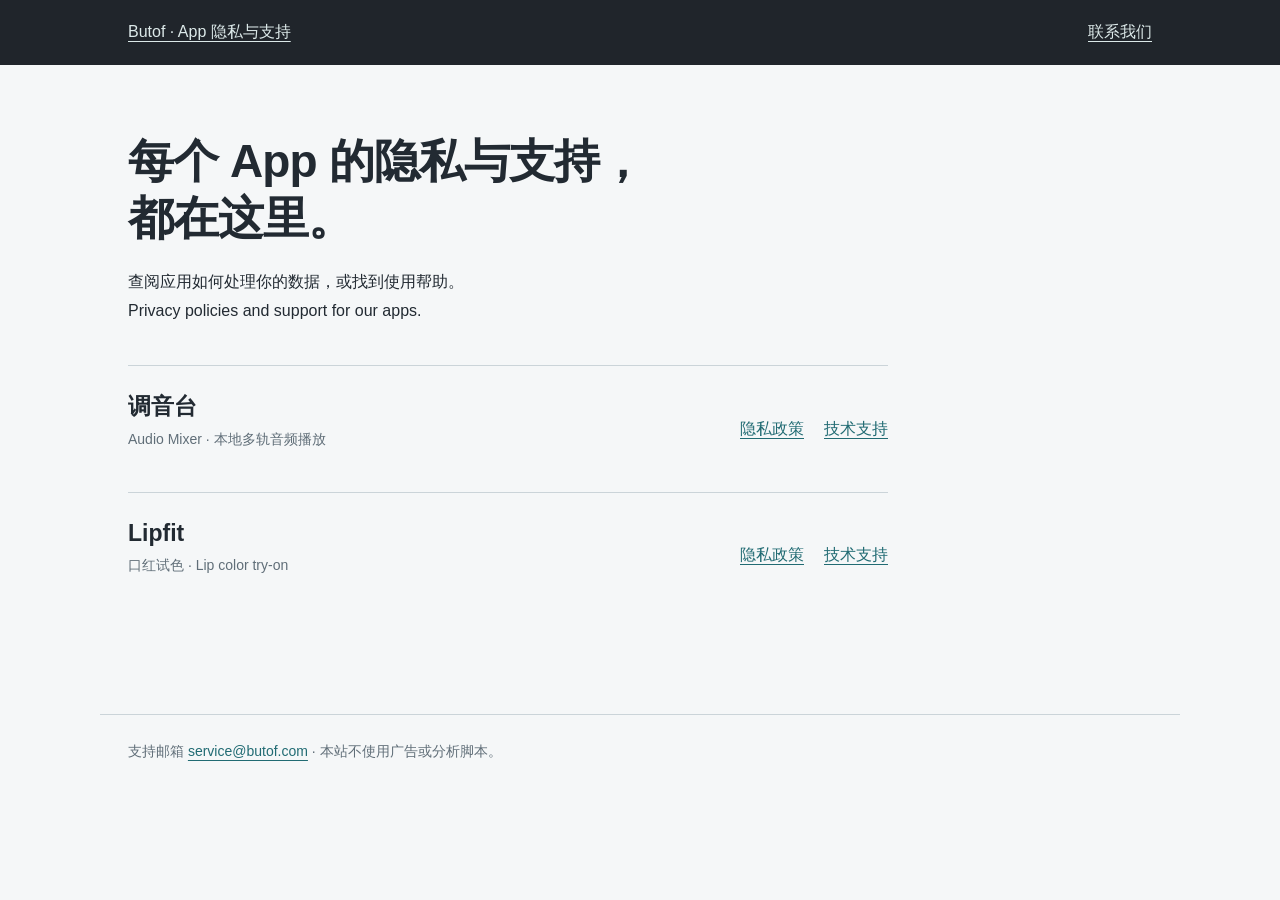
<file: public/index.html>
<!doctype html><html lang="zh-Hans"><head><meta charset="utf-8"><meta name="viewport" content="width=device-width,initial-scale=1"><meta name="description" content="App 隐私与支持 · Butof App 隐私与支持"><title>App 隐私与支持 · Butof</title><link rel="stylesheet" href="assets/site.css"></head><body><div class="top"><nav><a href="index.html">Butof · App 隐私与支持</a><a href="mailto:service@butof.com">联系我们</a></nav></div><main><header><h1>每个 App 的隐私与支持，<br>都在这里。</h1><p>查阅应用如何处理你的数据，或找到使用帮助。<br>Privacy policies and support for our apps.</p></header><ul class="apps"><li><div><h2>调音台</h2><p class="meta">Audio Mixer · 本地多轨音频播放</p></div><div class="links"><a href="audio-mixer/privacy.html">隐私政策</a><a href="audio-mixer/support.html">技术支持</a></div></li><li><div><h2>Lipfit</h2><p class="meta">口红试色 · Lip color try-on</p></div><div class="links"><a href="lipfit/privacy.html">隐私政策</a><a href="lipfit/support.html">技术支持</a></div></li></ul></main><footer>支持邮箱 <a href="mailto:service@butof.com">service@butof.com</a> · 本站不使用广告或分析脚本。</footer></body></html>
</file>
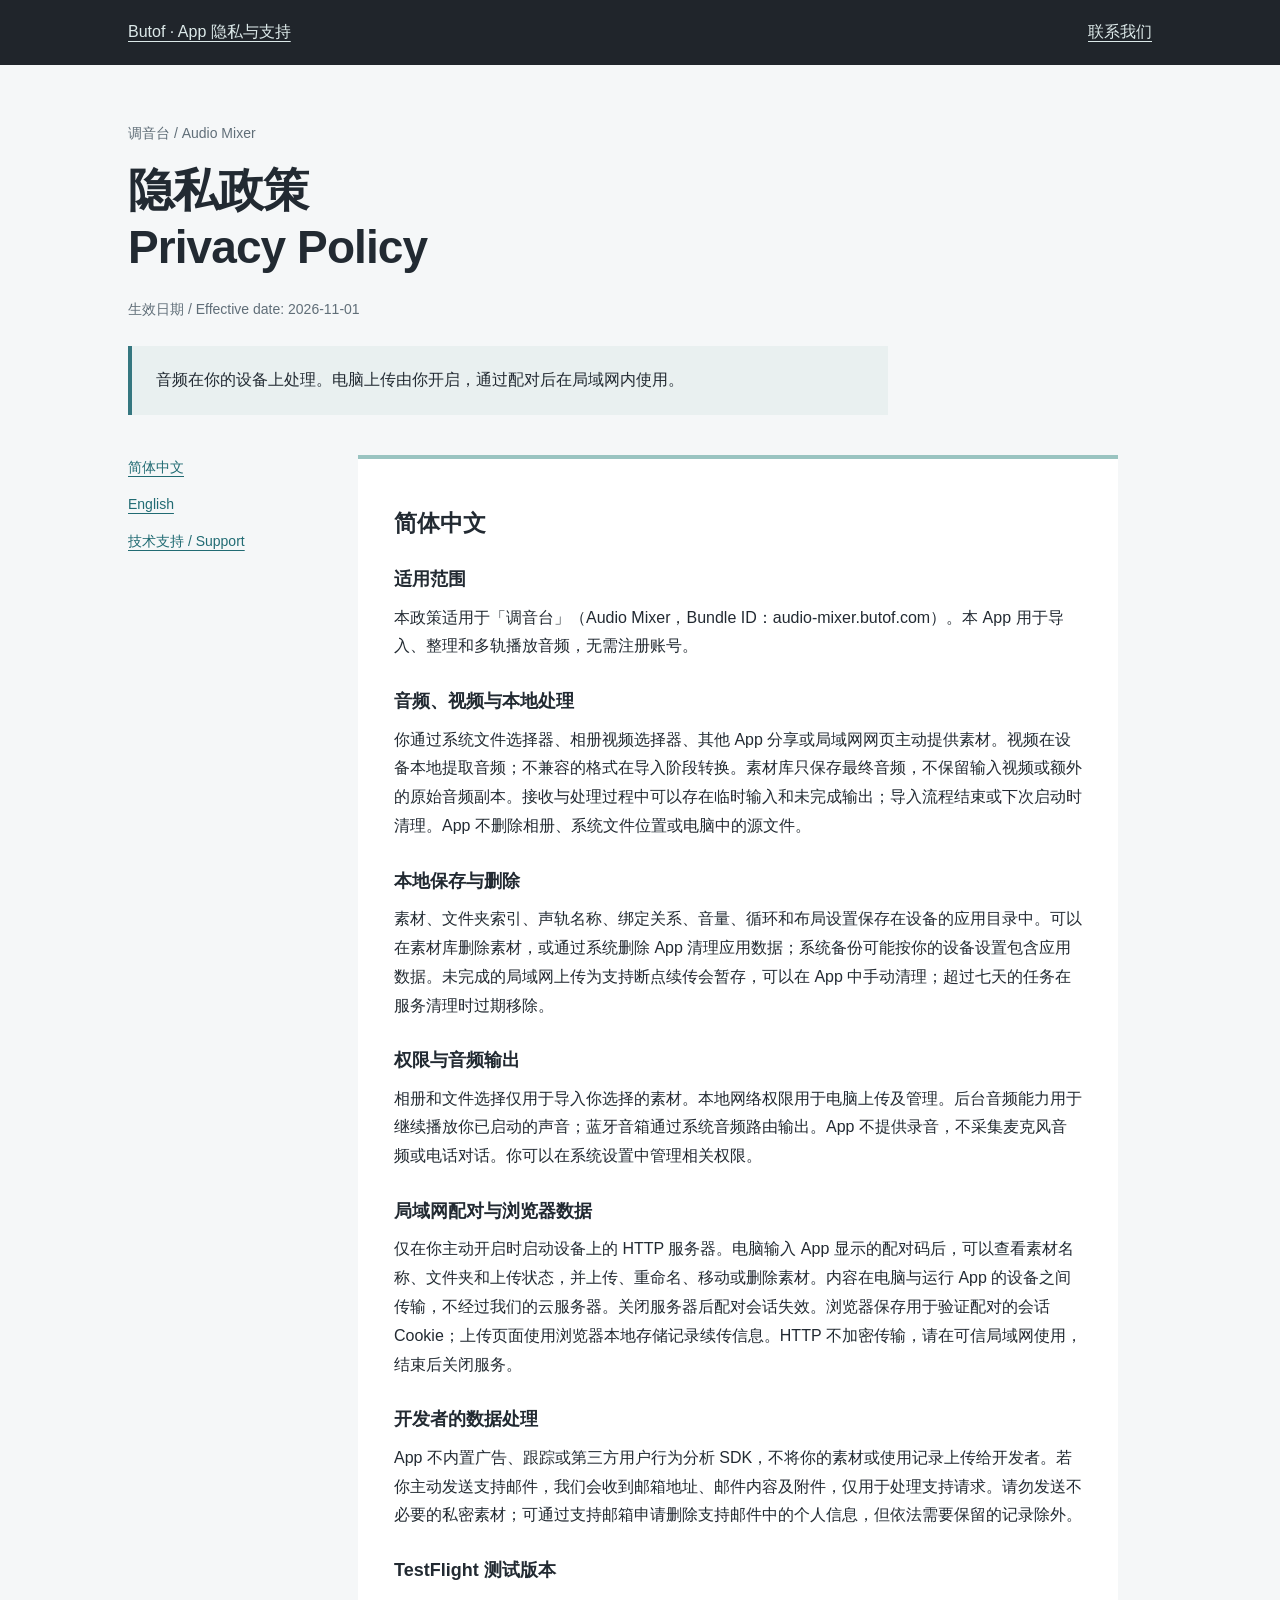
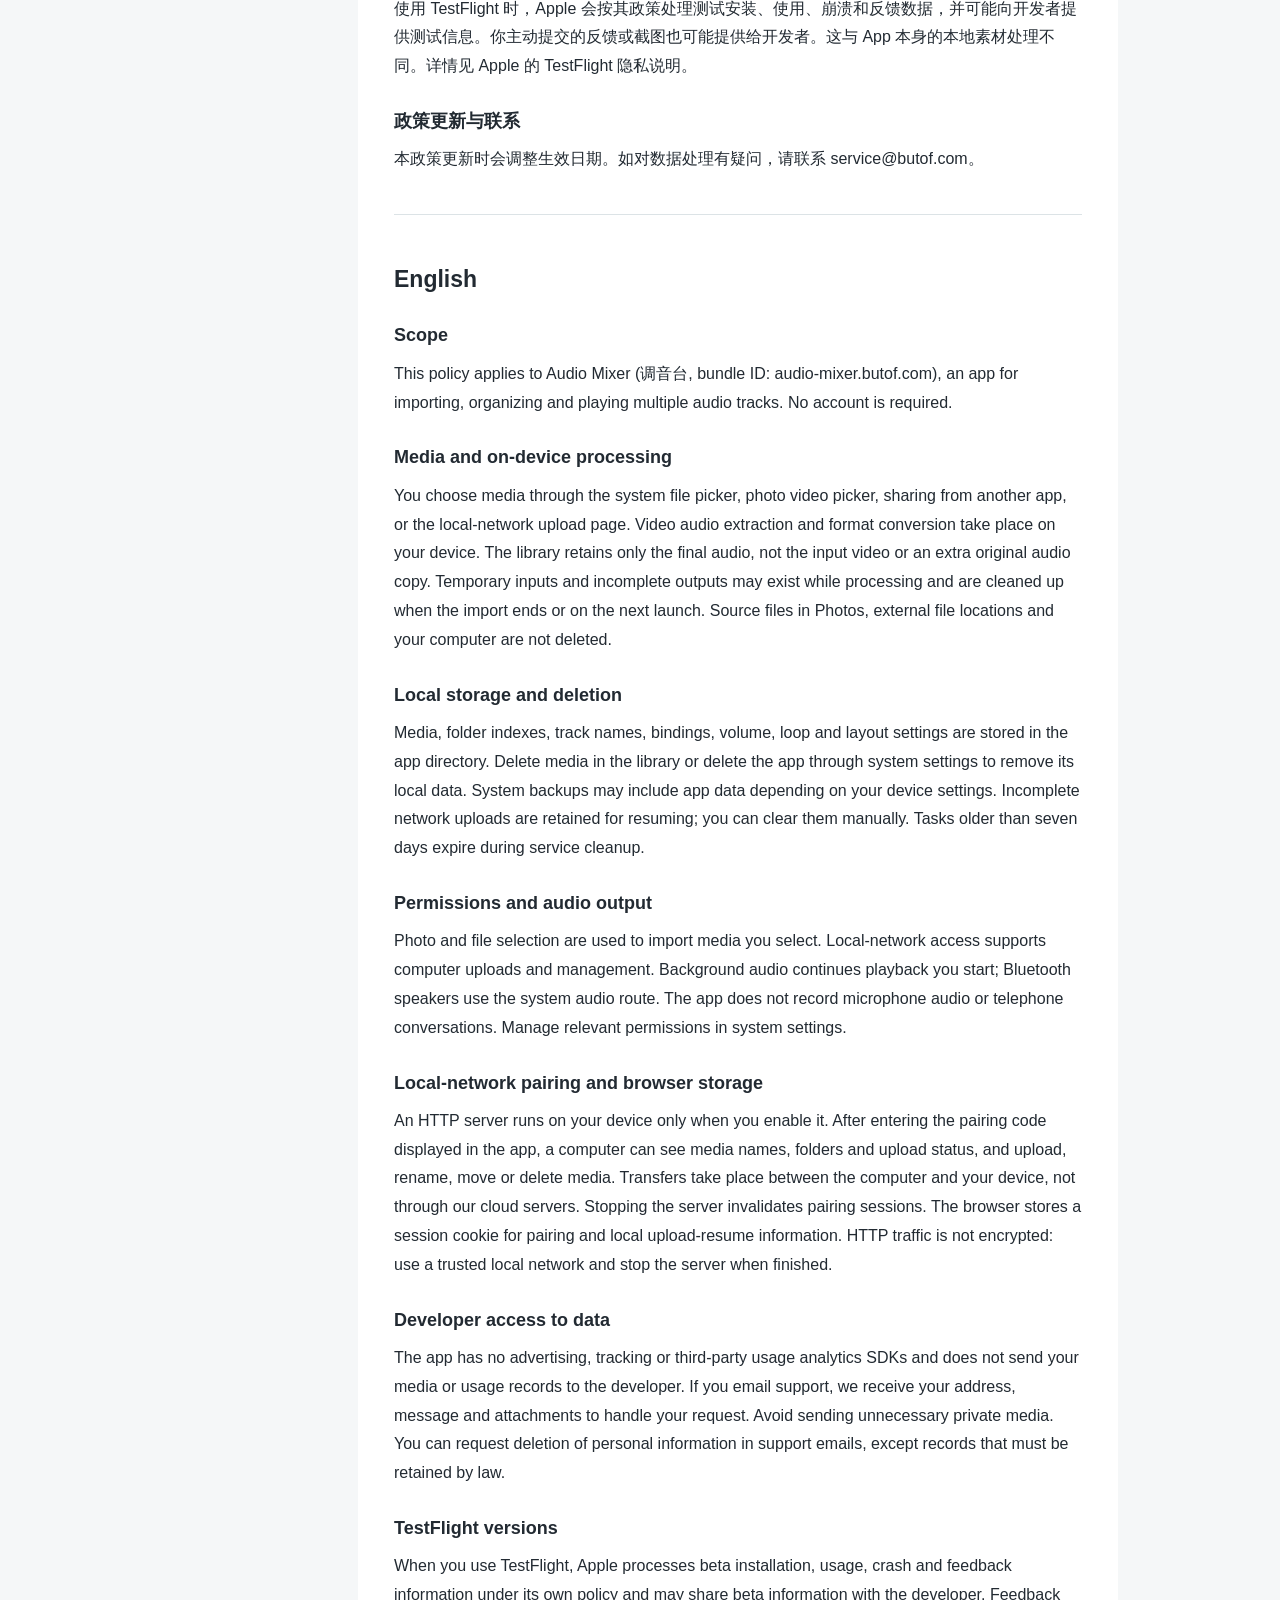
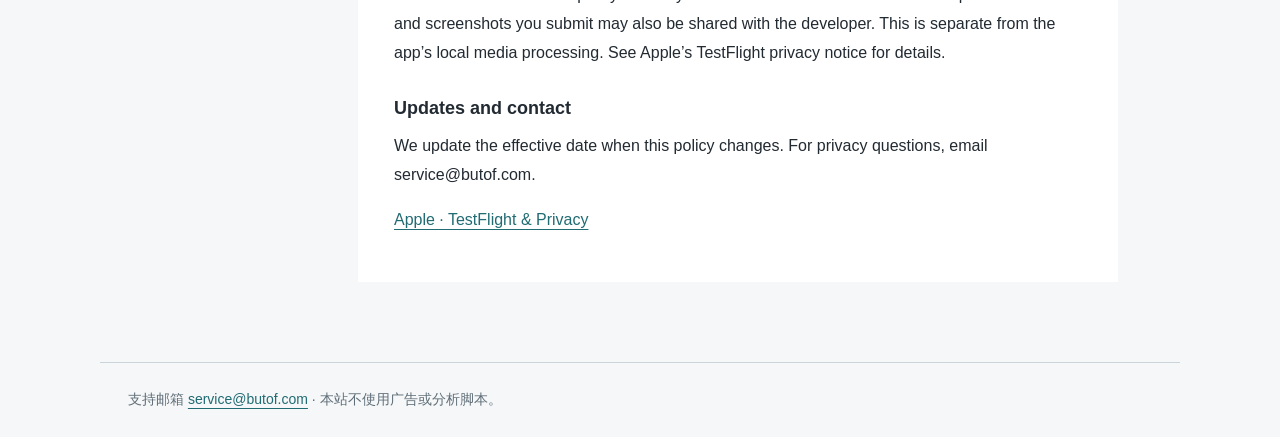
<file: public/audio-mixer/privacy.html>
<!doctype html><html lang="zh-Hans"><head><meta charset="utf-8"><meta name="viewport" content="width=device-width,initial-scale=1"><meta name="description" content="调音台隐私政策 · Butof App 隐私与支持"><title>调音台隐私政策 · Butof</title><link rel="stylesheet" href="../assets/site.css"></head><body><div class="top"><nav><a href="../index.html">Butof · App 隐私与支持</a><a href="mailto:service@butof.com">联系我们</a></nav></div><main><header><p class="meta">调音台 / Audio Mixer</p><h1>隐私政策<br>Privacy Policy</h1><p class="meta">生效日期 / Effective date: 2026-11-01</p><div class="summary">音频在你的设备上处理。电脑上传由你开启，通过配对后在局域网内使用。</div></header><div class="layout"><nav class="side" aria-label="页面导航"><a href="#zh">简体中文</a><a href="#en">English</a><a href="support.html">技术支持 / Support</a></nav><article><section id="zh" lang="zh-Hans"><h2>简体中文</h2><h3>适用范围</h3><p>本政策适用于「调音台」（Audio Mixer，Bundle ID：audio-mixer.butof.com）。本 App 用于导入、整理和多轨播放音频，无需注册账号。</p><h3>音频、视频与本地处理</h3><p>你通过系统文件选择器、相册视频选择器、其他 App 分享或局域网网页主动提供素材。视频在设备本地提取音频；不兼容的格式在导入阶段转换。素材库只保存最终音频，不保留输入视频或额外的原始音频副本。接收与处理过程中可以存在临时输入和未完成输出；导入流程结束或下次启动时清理。App 不删除相册、系统文件位置或电脑中的源文件。</p><h3>本地保存与删除</h3><p>素材、文件夹索引、声轨名称、绑定关系、音量、循环和布局设置保存在设备的应用目录中。可以在素材库删除素材，或通过系统删除 App 清理应用数据；系统备份可能按你的设备设置包含应用数据。未完成的局域网上传为支持断点续传会暂存，可以在 App 中手动清理；超过七天的任务在服务清理时过期移除。</p><h3>权限与音频输出</h3><p>相册和文件选择仅用于导入你选择的素材。本地网络权限用于电脑上传及管理。后台音频能力用于继续播放你已启动的声音；蓝牙音箱通过系统音频路由输出。App 不提供录音，不采集麦克风音频或电话对话。你可以在系统设置中管理相关权限。</p><h3>局域网配对与浏览器数据</h3><p>仅在你主动开启时启动设备上的 HTTP 服务器。电脑输入 App 显示的配对码后，可以查看素材名称、文件夹和上传状态，并上传、重命名、移动或删除素材。内容在电脑与运行 App 的设备之间传输，不经过我们的云服务器。关闭服务器后配对会话失效。浏览器保存用于验证配对的会话 Cookie；上传页面使用浏览器本地存储记录续传信息。HTTP 不加密传输，请在可信局域网使用，结束后关闭服务。</p><h3>开发者的数据处理</h3><p>App 不内置广告、跟踪或第三方用户行为分析 SDK，不将你的素材或使用记录上传给开发者。若你主动发送支持邮件，我们会收到邮箱地址、邮件内容及附件，仅用于处理支持请求。请勿发送不必要的私密素材；可通过支持邮箱申请删除支持邮件中的个人信息，但依法需要保留的记录除外。</p><h3>TestFlight 测试版本</h3><p>使用 TestFlight 时，Apple 会按其政策处理测试安装、使用、崩溃和反馈数据，并可能向开发者提供测试信息。你主动提交的反馈或截图也可能提供给开发者。这与 App 本身的本地素材处理不同。详情见 Apple 的 TestFlight 隐私说明。</p><h3>政策更新与联系</h3><p>本政策更新时会调整生效日期。如对数据处理有疑问，请联系 service@butof.com。</p></section><section id="en" lang="en"><h2>English</h2><h3>Scope</h3><p>This policy applies to Audio Mixer (调音台, bundle ID: audio-mixer.butof.com), an app for importing, organizing and playing multiple audio tracks. No account is required.</p><h3>Media and on-device processing</h3><p>You choose media through the system file picker, photo video picker, sharing from another app, or the local-network upload page. Video audio extraction and format conversion take place on your device. The library retains only the final audio, not the input video or an extra original audio copy. Temporary inputs and incomplete outputs may exist while processing and are cleaned up when the import ends or on the next launch. Source files in Photos, external file locations and your computer are not deleted.</p><h3>Local storage and deletion</h3><p>Media, folder indexes, track names, bindings, volume, loop and layout settings are stored in the app directory. Delete media in the library or delete the app through system settings to remove its local data. System backups may include app data depending on your device settings. Incomplete network uploads are retained for resuming; you can clear them manually. Tasks older than seven days expire during service cleanup.</p><h3>Permissions and audio output</h3><p>Photo and file selection are used to import media you select. Local-network access supports computer uploads and management. Background audio continues playback you start; Bluetooth speakers use the system audio route. The app does not record microphone audio or telephone conversations. Manage relevant permissions in system settings.</p><h3>Local-network pairing and browser storage</h3><p>An HTTP server runs on your device only when you enable it. After entering the pairing code displayed in the app, a computer can see media names, folders and upload status, and upload, rename, move or delete media. Transfers take place between the computer and your device, not through our cloud servers. Stopping the server invalidates pairing sessions. The browser stores a session cookie for pairing and local upload-resume information. HTTP traffic is not encrypted: use a trusted local network and stop the server when finished.</p><h3>Developer access to data</h3><p>The app has no advertising, tracking or third-party usage analytics SDKs and does not send your media or usage records to the developer. If you email support, we receive your address, message and attachments to handle your request. Avoid sending unnecessary private media. You can request deletion of personal information in support emails, except records that must be retained by law.</p><h3>TestFlight versions</h3><p>When you use TestFlight, Apple processes beta installation, usage, crash and feedback information under its own policy and may share beta information with the developer. Feedback and screenshots you submit may also be shared with the developer. This is separate from the app’s local media processing. See Apple’s TestFlight privacy notice for details.</p><h3>Updates and contact</h3><p>We update the effective date when this policy changes. For privacy questions, email service@butof.com.</p></section><p><a href="https://www.apple.com/legal/privacy/data/en/test-flight/">Apple · TestFlight &amp; Privacy</a></p></article></div></main><footer>支持邮箱 <a href="mailto:service@butof.com">service@butof.com</a> · 本站不使用广告或分析脚本。</footer></body></html>
</file>
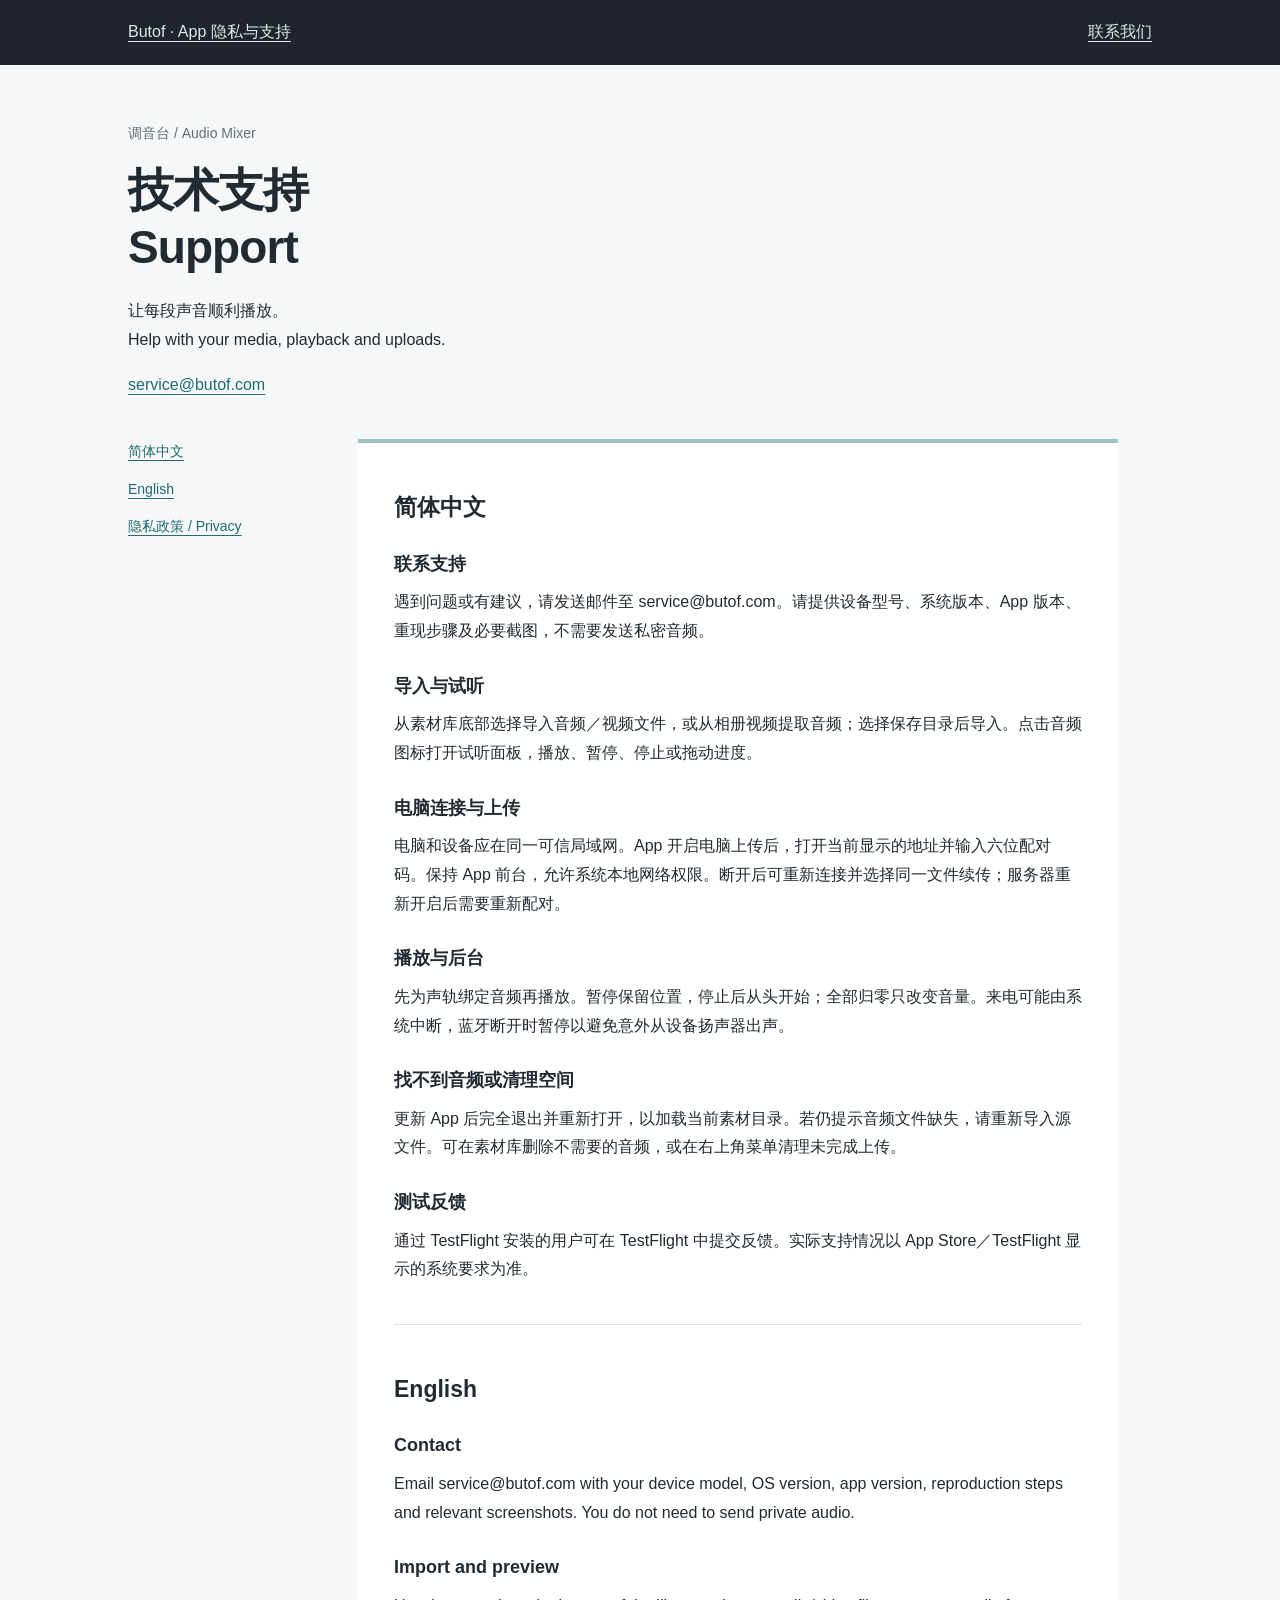
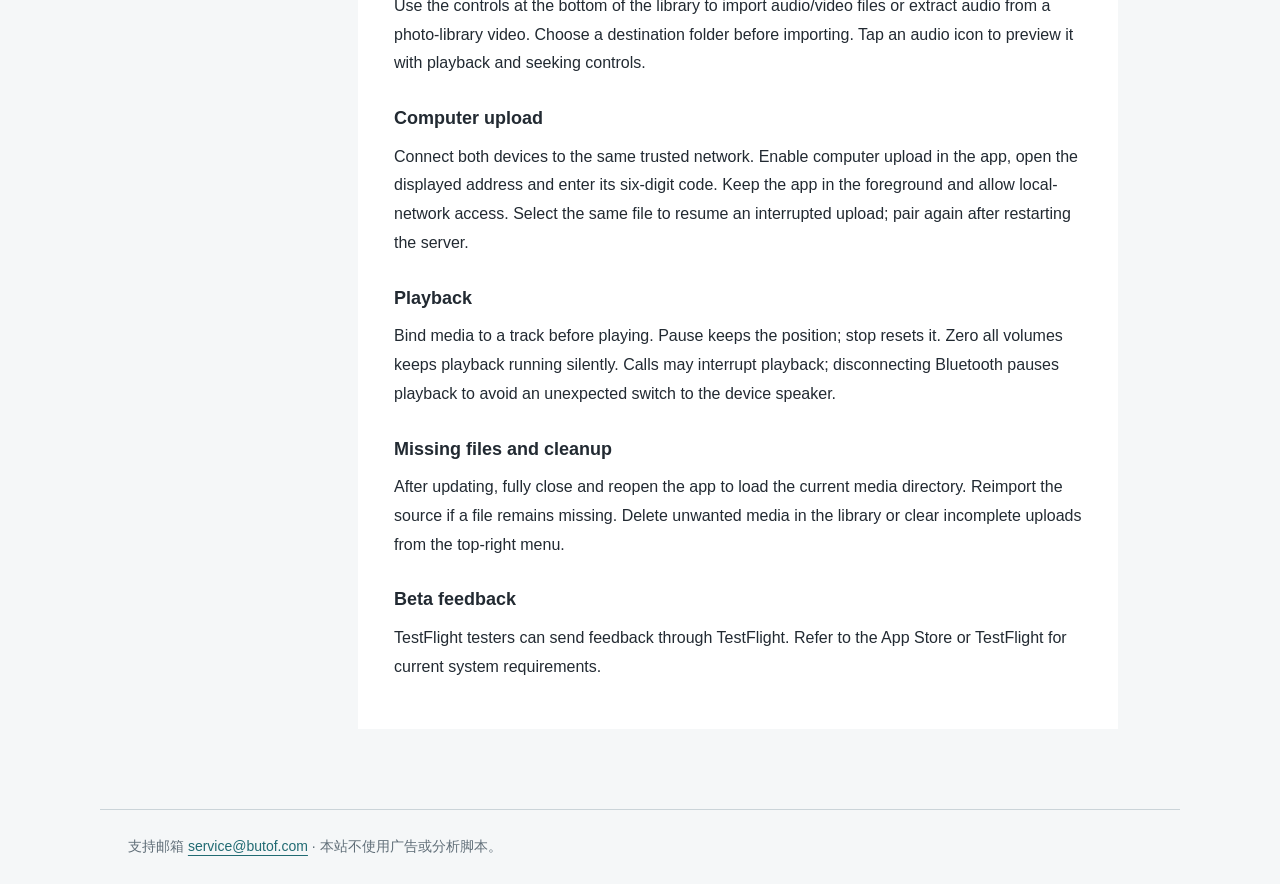
<file: public/audio-mixer/support.html>
<!doctype html><html lang="zh-Hans"><head><meta charset="utf-8"><meta name="viewport" content="width=device-width,initial-scale=1"><meta name="description" content="调音台技术支持 · Butof App 隐私与支持"><title>调音台技术支持 · Butof</title><link rel="stylesheet" href="../assets/site.css"></head><body><div class="top"><nav><a href="../index.html">Butof · App 隐私与支持</a><a href="mailto:service@butof.com">联系我们</a></nav></div><main><header><p class="meta">调音台 / Audio Mixer</p><h1>技术支持<br>Support</h1><p>让每段声音顺利播放。<br>Help with your media, playback and uploads.</p><a href="mailto:service@butof.com">service@butof.com</a></header><div class="layout"><nav class="side" aria-label="页面导航"><a href="#zh">简体中文</a><a href="#en">English</a><a href="privacy.html">隐私政策 / Privacy</a></nav><article><section id="zh" lang="zh-Hans"><h2>简体中文</h2><h3>联系支持</h3><p>遇到问题或有建议，请发送邮件至 service@butof.com。请提供设备型号、系统版本、App 版本、重现步骤及必要截图，不需要发送私密音频。</p><h3>导入与试听</h3><p>从素材库底部选择导入音频／视频文件，或从相册视频提取音频；选择保存目录后导入。点击音频图标打开试听面板，播放、暂停、停止或拖动进度。</p><h3>电脑连接与上传</h3><p>电脑和设备应在同一可信局域网。App 开启电脑上传后，打开当前显示的地址并输入六位配对码。保持 App 前台，允许系统本地网络权限。断开后可重新连接并选择同一文件续传；服务器重新开启后需要重新配对。</p><h3>播放与后台</h3><p>先为声轨绑定音频再播放。暂停保留位置，停止后从头开始；全部归零只改变音量。来电可能由系统中断，蓝牙断开时暂停以避免意外从设备扬声器出声。</p><h3>找不到音频或清理空间</h3><p>更新 App 后完全退出并重新打开，以加载当前素材目录。若仍提示音频文件缺失，请重新导入源文件。可在素材库删除不需要的音频，或在右上角菜单清理未完成上传。</p><h3>测试反馈</h3><p>通过 TestFlight 安装的用户可在 TestFlight 中提交反馈。实际支持情况以 App Store／TestFlight 显示的系统要求为准。</p></section><section id="en" lang="en"><h2>English</h2><h3>Contact</h3><p>Email service@butof.com with your device model, OS version, app version, reproduction steps and relevant screenshots. You do not need to send private audio.</p><h3>Import and preview</h3><p>Use the controls at the bottom of the library to import audio/video files or extract audio from a photo-library video. Choose a destination folder before importing. Tap an audio icon to preview it with playback and seeking controls.</p><h3>Computer upload</h3><p>Connect both devices to the same trusted network. Enable computer upload in the app, open the displayed address and enter its six-digit code. Keep the app in the foreground and allow local-network access. Select the same file to resume an interrupted upload; pair again after restarting the server.</p><h3>Playback</h3><p>Bind media to a track before playing. Pause keeps the position; stop resets it. Zero all volumes keeps playback running silently. Calls may interrupt playback; disconnecting Bluetooth pauses playback to avoid an unexpected switch to the device speaker.</p><h3>Missing files and cleanup</h3><p>After updating, fully close and reopen the app to load the current media directory. Reimport the source if a file remains missing. Delete unwanted media in the library or clear incomplete uploads from the top-right menu.</p><h3>Beta feedback</h3><p>TestFlight testers can send feedback through TestFlight. Refer to the App Store or TestFlight for current system requirements.</p></section></article></div></main><footer>支持邮箱 <a href="mailto:service@butof.com">service@butof.com</a> · 本站不使用广告或分析脚本。</footer></body></html>
</file>
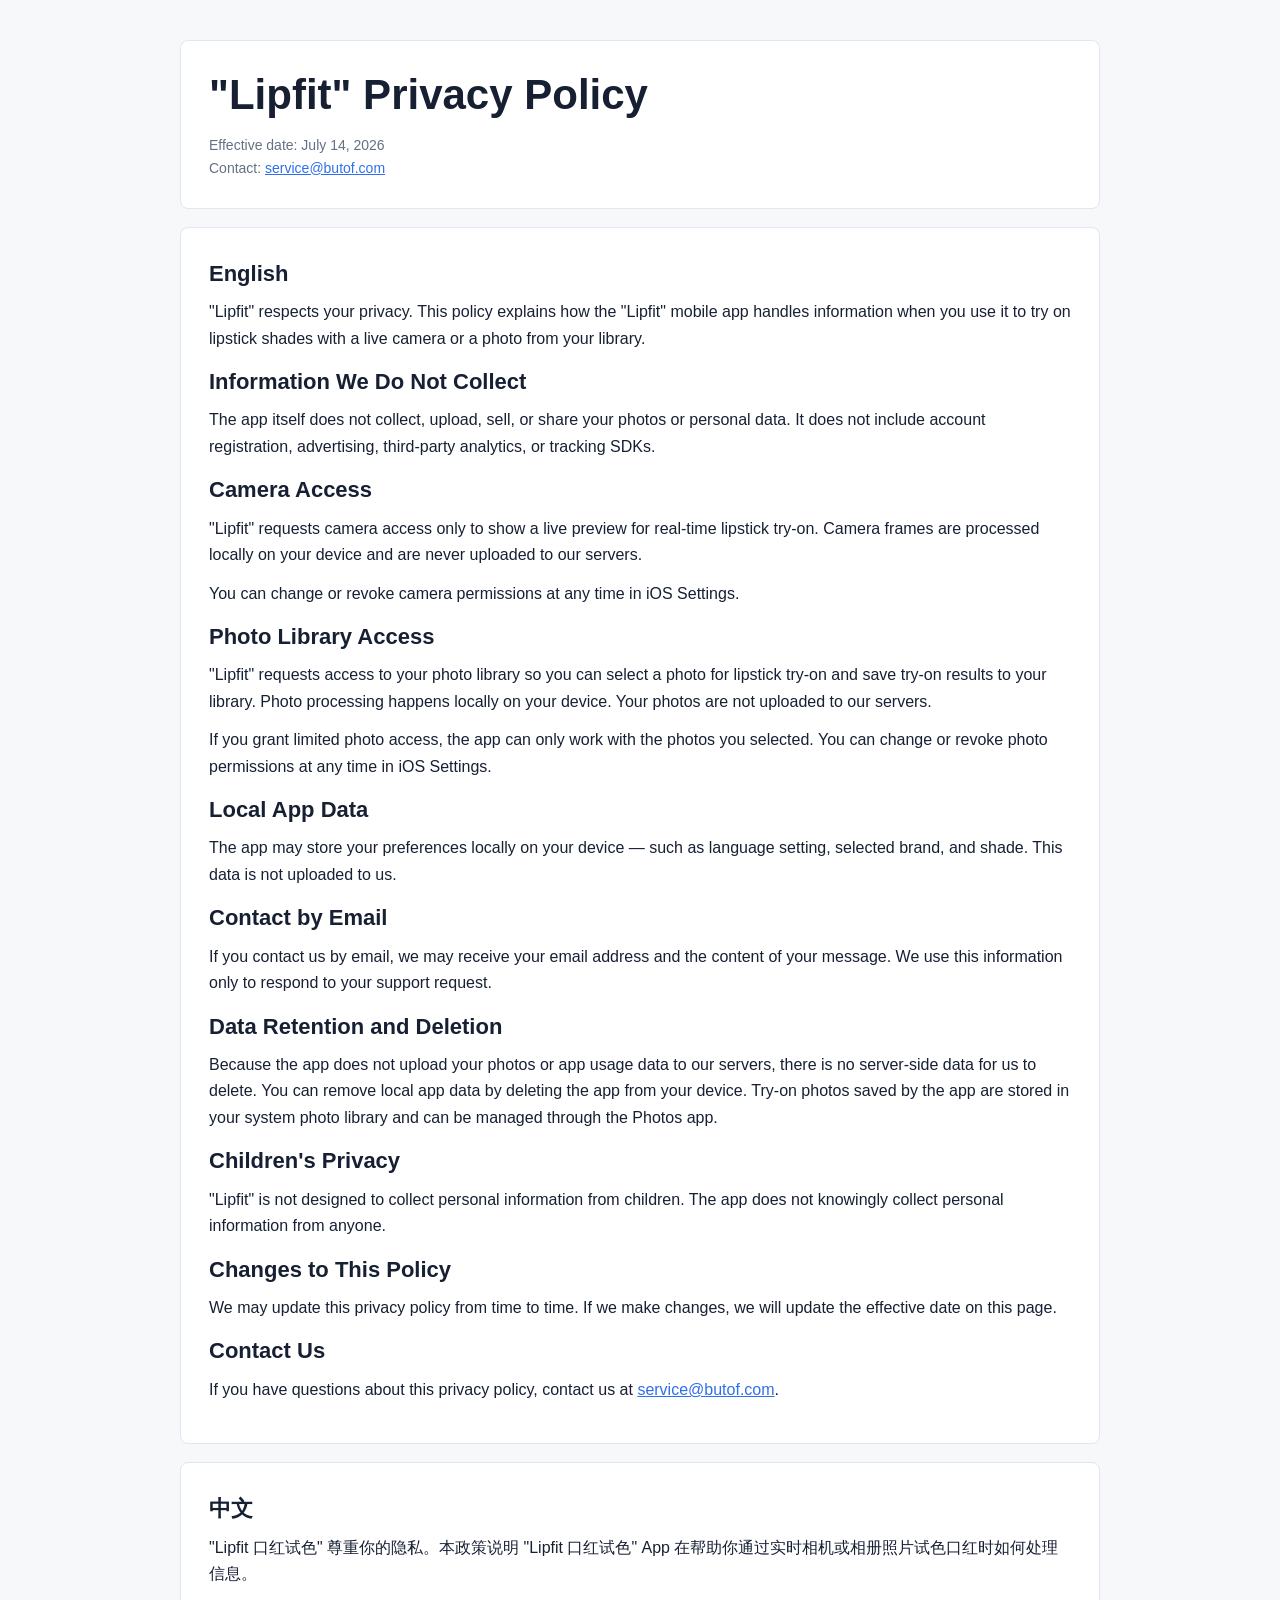
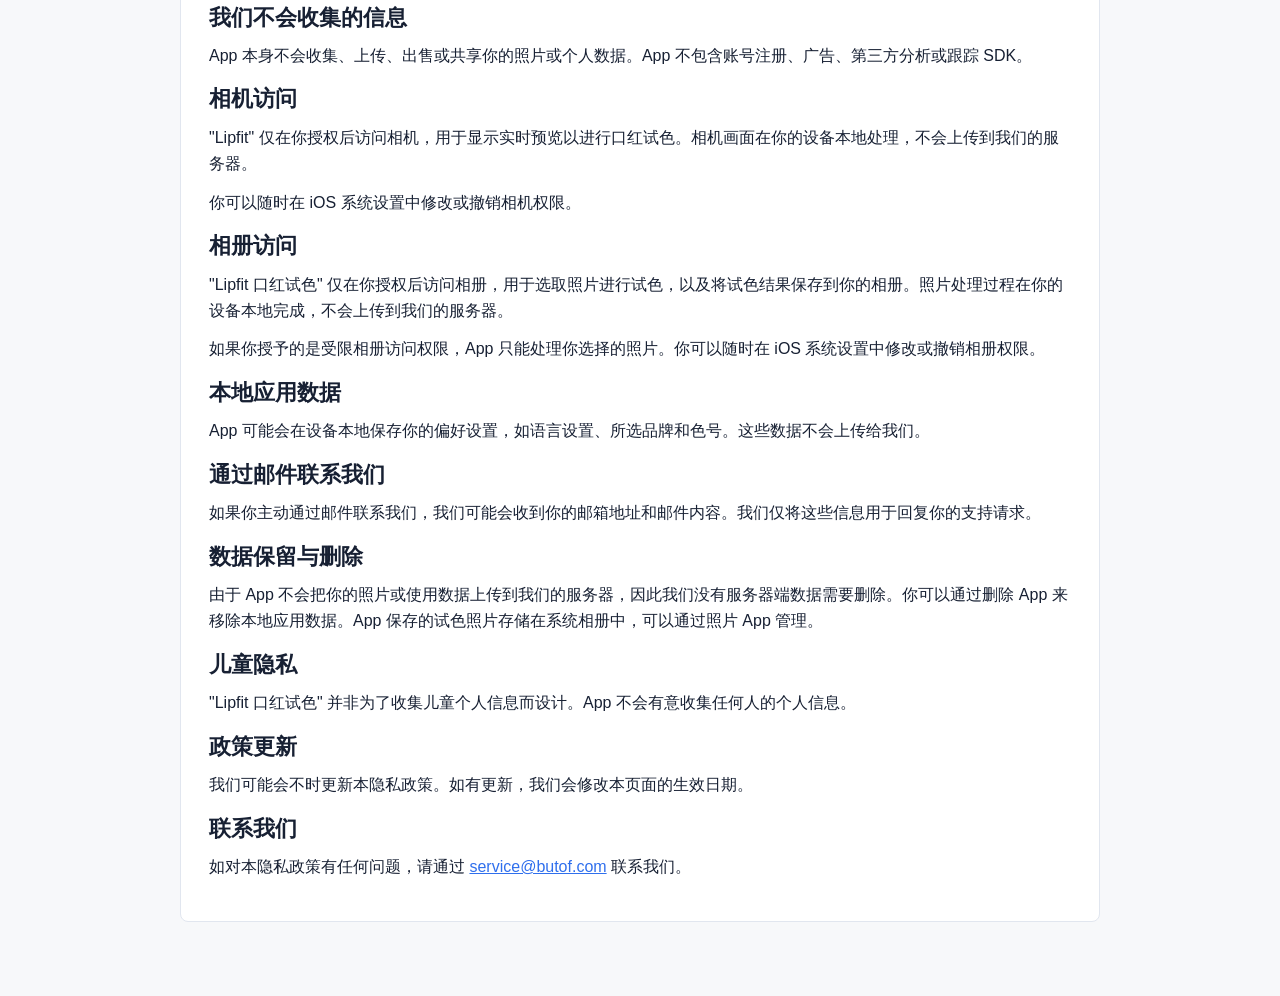
<file: public/lipfit/privacy.html>
<!doctype html>
<html lang="en">
<head>
  <meta charset="utf-8">
  <meta name="viewport" content="width=device-width, initial-scale=1">
  <title>"Lipfit" Privacy Policy</title>
  <style>
    :root {
      color-scheme: light;
      --bg: #f7f8fa;
      --surface: #ffffff;
      --ink: #172033;
      --muted: #647184;
      --line: #e1e6ef;
      --primary: #2f6fed;
    }

    * {
      box-sizing: border-box;
    }

    body {
      margin: 0;
      background: var(--bg);
      color: var(--ink);
      font-family: -apple-system, BlinkMacSystemFont, "Segoe UI", sans-serif;
      line-height: 1.65;
    }

    main {
      width: min(920px, calc(100% - 32px));
      margin: 0 auto;
      padding: 40px 0 56px;
    }

    header,
    section {
      background: var(--surface);
      border: 1px solid var(--line);
      border-radius: 8px;
      padding: 28px;
      margin-bottom: 18px;
    }

    h1,
    h2 {
      margin: 0 0 12px;
      line-height: 1.25;
    }

    h1 {
      font-size: clamp(28px, 5vw, 42px);
    }

    h2 {
      font-size: 22px;
      padding-top: 4px;
    }

    p {
      margin: 0 0 12px;
    }

    ul {
      margin: 0 0 12px 20px;
      padding: 0;
    }

    li {
      margin: 6px 0;
    }

    a {
      color: var(--primary);
    }

    .meta {
      color: var(--muted);
      font-size: 14px;
      margin: 0;
    }

    .divider {
      height: 1px;
      background: var(--line);
      margin: 28px 0;
    }

    @media (max-width: 640px) {
      main {
        width: min(100% - 20px, 920px);
        padding: 20px 0 36px;
      }

      header,
      section {
        padding: 20px;
      }
    }
  </style>
</head>
<body>
  <main>
    <header>
      <h1>"Lipfit" Privacy Policy</h1>
      <p class="meta">Effective date: July 14, 2026</p>
      <p class="meta">Contact: <a href="mailto:service@butof.com">service@butof.com</a></p>
    </header>

    <section aria-labelledby="en-title">
      <h2 id="en-title">English</h2>
      <p>"Lipfit" respects your privacy. This policy explains how the "Lipfit" mobile app handles information when you use it to try on lipstick shades with a live camera or a photo from your library.</p>

      <h2>Information We Do Not Collect</h2>
      <p>The app itself does not collect, upload, sell, or share your photos or personal data. It does not include account registration, advertising, third-party analytics, or tracking SDKs.</p>

      <h2>Camera Access</h2>
      <p>"Lipfit" requests camera access only to show a live preview for real-time lipstick try-on. Camera frames are processed locally on your device and are never uploaded to our servers.</p>
      <p>You can change or revoke camera permissions at any time in iOS Settings.</p>

      <h2>Photo Library Access</h2>
      <p>"Lipfit" requests access to your photo library so you can select a photo for lipstick try-on and save try-on results to your library. Photo processing happens locally on your device. Your photos are not uploaded to our servers.</p>
      <p>If you grant limited photo access, the app can only work with the photos you selected. You can change or revoke photo permissions at any time in iOS Settings.</p>

      <h2>Local App Data</h2>
      <p>The app may store your preferences locally on your device — such as language setting, selected brand, and shade. This data is not uploaded to us.</p>

      <h2>Contact by Email</h2>
      <p>If you contact us by email, we may receive your email address and the content of your message. We use this information only to respond to your support request.</p>

      <h2>Data Retention and Deletion</h2>
      <p>Because the app does not upload your photos or app usage data to our servers, there is no server-side data for us to delete. You can remove local app data by deleting the app from your device. Try-on photos saved by the app are stored in your system photo library and can be managed through the Photos app.</p>

      <h2>Children's Privacy</h2>
      <p>"Lipfit" is not designed to collect personal information from children. The app does not knowingly collect personal information from anyone.</p>

      <h2>Changes to This Policy</h2>
      <p>We may update this privacy policy from time to time. If we make changes, we will update the effective date on this page.</p>

      <h2>Contact Us</h2>
      <p>If you have questions about this privacy policy, contact us at <a href="mailto:service@butof.com">service@butof.com</a>.</p>
    </section>

    <section lang="zh-Hans" aria-labelledby="zh-title">
      <h2 id="zh-title">中文</h2>
      <p>"Lipfit 口红试色" 尊重你的隐私。本政策说明 "Lipfit 口红试色" App 在帮助你通过实时相机或相册照片试色口红时如何处理信息。</p>

      <h2>我们不会收集的信息</h2>
      <p>App 本身不会收集、上传、出售或共享你的照片或个人数据。App 不包含账号注册、广告、第三方分析或跟踪 SDK。</p>

      <h2>相机访问</h2>
      <p>"Lipfit" 仅在你授权后访问相机，用于显示实时预览以进行口红试色。相机画面在你的设备本地处理，不会上传到我们的服务器。</p>
      <p>你可以随时在 iOS 系统设置中修改或撤销相机权限。</p>

      <h2>相册访问</h2>
      <p>"Lipfit 口红试色" 仅在你授权后访问相册，用于选取照片进行试色，以及将试色结果保存到你的相册。照片处理过程在你的设备本地完成，不会上传到我们的服务器。</p>
      <p>如果你授予的是受限相册访问权限，App 只能处理你选择的照片。你可以随时在 iOS 系统设置中修改或撤销相册权限。</p>

      <h2>本地应用数据</h2>
      <p>App 可能会在设备本地保存你的偏好设置，如语言设置、所选品牌和色号。这些数据不会上传给我们。</p>

      <h2>通过邮件联系我们</h2>
      <p>如果你主动通过邮件联系我们，我们可能会收到你的邮箱地址和邮件内容。我们仅将这些信息用于回复你的支持请求。</p>

      <h2>数据保留与删除</h2>
      <p>由于 App 不会把你的照片或使用数据上传到我们的服务器，因此我们没有服务器端数据需要删除。你可以通过删除 App 来移除本地应用数据。App 保存的试色照片存储在系统相册中，可以通过照片 App 管理。</p>

      <h2>儿童隐私</h2>
      <p>"Lipfit 口红试色" 并非为了收集儿童个人信息而设计。App 不会有意收集任何人的个人信息。</p>

      <h2>政策更新</h2>
      <p>我们可能会不时更新本隐私政策。如有更新，我们会修改本页面的生效日期。</p>

      <h2>联系我们</h2>
      <p>如对本隐私政策有任何问题，请通过 <a href="mailto:service@butof.com">service@butof.com</a> 联系我们。</p>
    </section>
  </main>
</body>
</html>
</file>
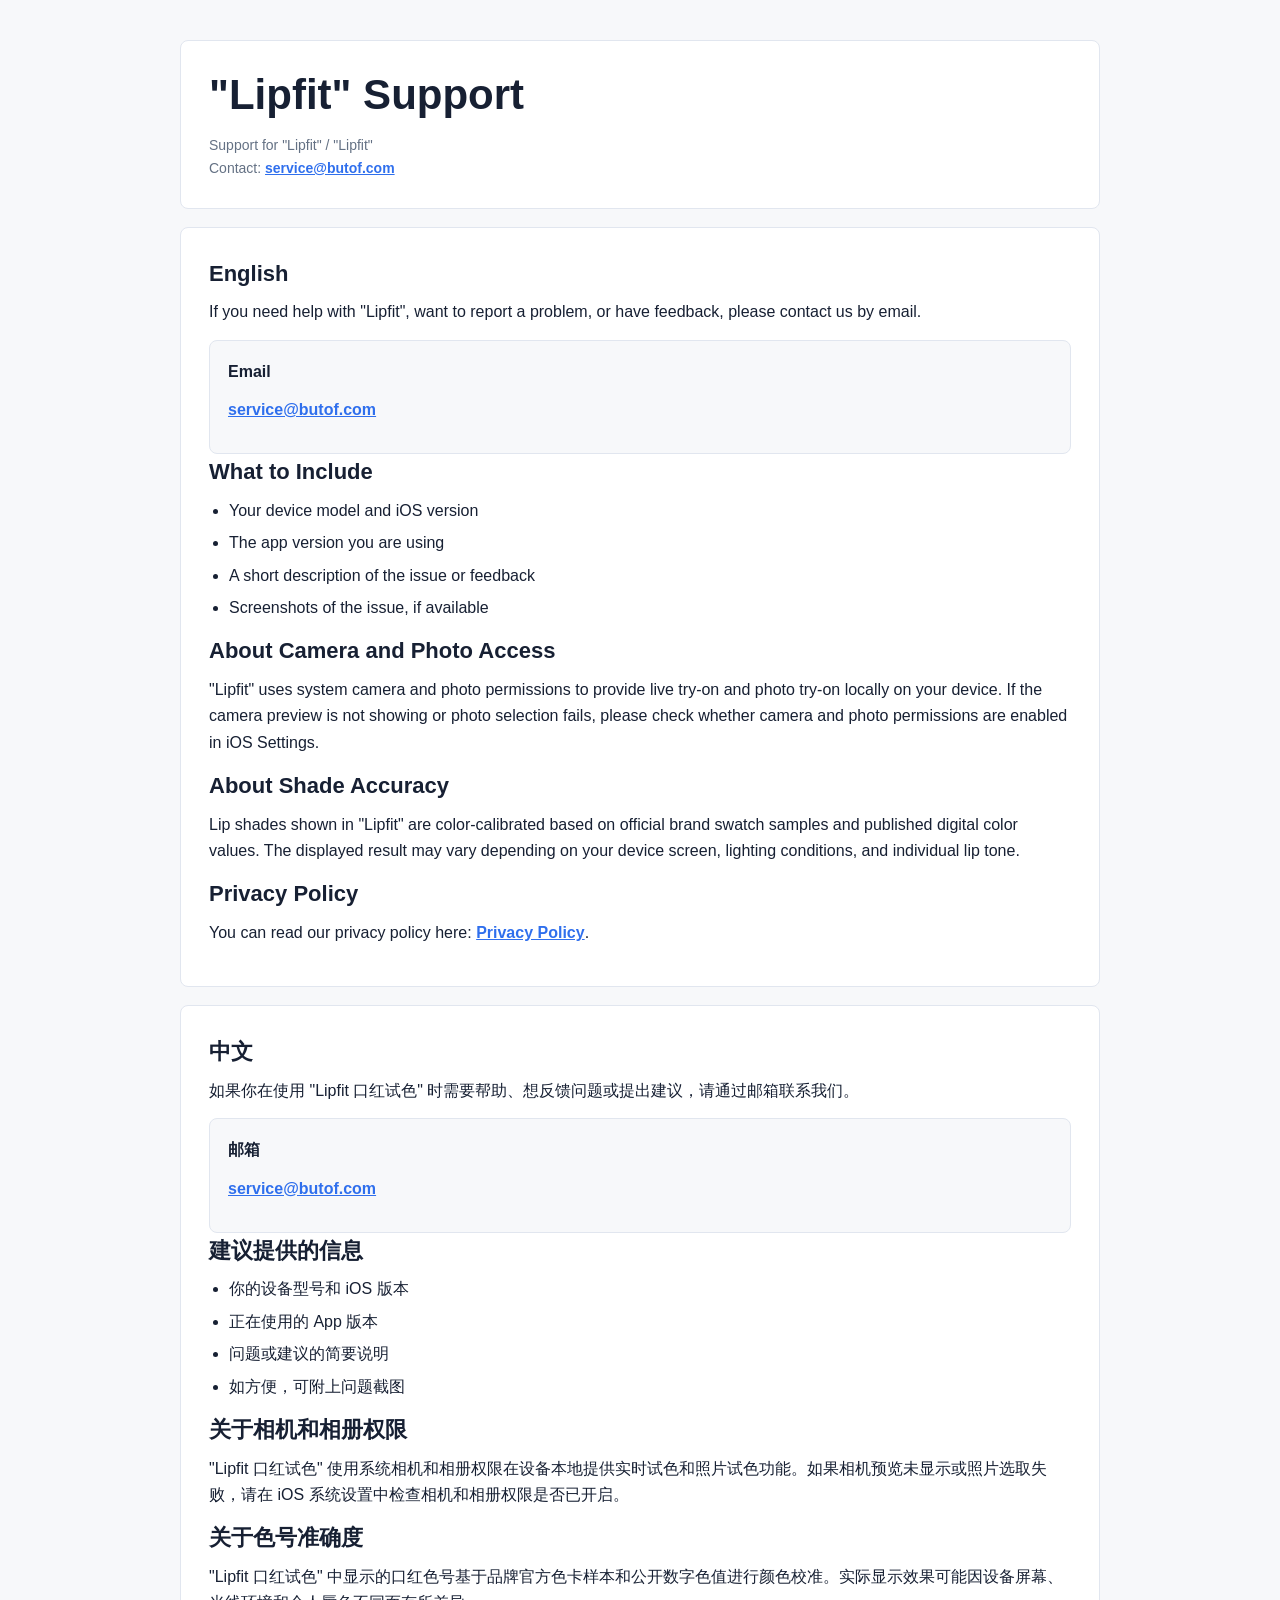
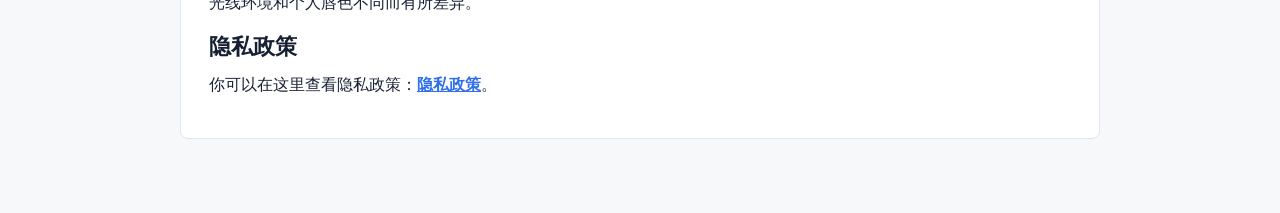
<file: public/lipfit/support.html>
<!doctype html>
<html lang="en">
<head>
  <meta charset="utf-8">
  <meta name="viewport" content="width=device-width, initial-scale=1">
  <title>"Lipfit" Support</title>
  <style>
    :root {
      color-scheme: light;
      --bg: #f7f8fa;
      --surface: #ffffff;
      --ink: #172033;
      --muted: #647184;
      --line: #e1e6ef;
      --primary: #2f6fed;
    }

    * {
      box-sizing: border-box;
    }

    body {
      margin: 0;
      background: var(--bg);
      color: var(--ink);
      font-family: -apple-system, BlinkMacSystemFont, "Segoe UI", sans-serif;
      line-height: 1.65;
    }

    main {
      width: min(920px, calc(100% - 32px));
      margin: 0 auto;
      padding: 40px 0 56px;
    }

    header,
    section {
      background: var(--surface);
      border: 1px solid var(--line);
      border-radius: 8px;
      padding: 28px;
      margin-bottom: 18px;
    }

    h1,
    h2 {
      margin: 0 0 12px;
      line-height: 1.25;
    }

    h1 {
      font-size: clamp(28px, 5vw, 42px);
    }

    h2 {
      font-size: 22px;
      padding-top: 4px;
    }

    p {
      margin: 0 0 12px;
    }

    ul {
      margin: 0 0 12px 20px;
      padding: 0;
    }

    li {
      margin: 6px 0;
    }

    a {
      color: var(--primary);
      font-weight: 700;
    }

    .meta {
      color: var(--muted);
      font-size: 14px;
      margin: 0;
    }

    .contact-card {
      background: #f7f8fa;
      border: 1px solid var(--line);
      border-radius: 8px;
      padding: 18px;
      margin-top: 14px;
    }

    @media (max-width: 640px) {
      main {
        width: min(100% - 20px, 920px);
        padding: 20px 0 36px;
      }

      header,
      section {
        padding: 20px;
      }
    }
  </style>
</head>
<body>
  <main>
    <header>
      <h1>"Lipfit" Support</h1>
      <p class="meta">Support for "Lipfit" / "Lipfit"</p>
      <p class="meta">Contact: <a href="mailto:service@butof.com">service@butof.com</a></p>
    </header>

    <section aria-labelledby="en-title">
      <h2 id="en-title">English</h2>
      <p>If you need help with "Lipfit", want to report a problem, or have feedback, please contact us by email.</p>

      <div class="contact-card">
        <p><strong>Email</strong></p>
        <p><a href="mailto:service@butof.com">service@butof.com</a></p>
      </div>

      <h2>What to Include</h2>
      <ul>
        <li>Your device model and iOS version</li>
        <li>The app version you are using</li>
        <li>A short description of the issue or feedback</li>
        <li>Screenshots of the issue, if available</li>
      </ul>

      <h2>About Camera and Photo Access</h2>
      <p>"Lipfit" uses system camera and photo permissions to provide live try-on and photo try-on locally on your device. If the camera preview is not showing or photo selection fails, please check whether camera and photo permissions are enabled in iOS Settings.</p>

      <h2>About Shade Accuracy</h2>
      <p>Lip shades shown in "Lipfit" are color-calibrated based on official brand swatch samples and published digital color values. The displayed result may vary depending on your device screen, lighting conditions, and individual lip tone.</p>

      <h2>Privacy Policy</h2>
      <p>You can read our privacy policy here: <a href="privacy.html">Privacy Policy</a>.</p>
    </section>

    <section lang="zh-Hans" aria-labelledby="zh-title">
      <h2 id="zh-title">中文</h2>
      <p>如果你在使用 "Lipfit 口红试色" 时需要帮助、想反馈问题或提出建议，请通过邮箱联系我们。</p>

      <div class="contact-card">
        <p><strong>邮箱</strong></p>
        <p><a href="mailto:service@butof.com">service@butof.com</a></p>
      </div>

      <h2>建议提供的信息</h2>
      <ul>
        <li>你的设备型号和 iOS 版本</li>
        <li>正在使用的 App 版本</li>
        <li>问题或建议的简要说明</li>
        <li>如方便，可附上问题截图</li>
      </ul>

      <h2>关于相机和相册权限</h2>
      <p>"Lipfit 口红试色" 使用系统相机和相册权限在设备本地提供实时试色和照片试色功能。如果相机预览未显示或照片选取失败，请在 iOS 系统设置中检查相机和相册权限是否已开启。</p>

      <h2>关于色号准确度</h2>
      <p>"Lipfit 口红试色" 中显示的口红色号基于品牌官方色卡样本和公开数字色值进行颜色校准。实际显示效果可能因设备屏幕、光线环境和个人唇色不同而有所差异。</p>

      <h2>隐私政策</h2>
      <p>你可以在这里查看隐私政策：<a href="privacy.html">隐私政策</a>。</p>
    </section>
  </main>
</body>
</html>
</file>
<file: public/assets/site.css>
*{box-sizing:border-box}html{color-scheme:light;scroll-behavior:smooth}body{margin:0;background:#f5f7f8;color:#222a32;font:16px/1.8 -apple-system,BlinkMacSystemFont,"Segoe UI","PingFang SC",sans-serif}a{color:#216b73;text-underline-offset:4px}a:focus-visible{outline:3px solid #e6bd83;outline-offset:4px}.top{background:#20252b;color:#fff}.top nav{max-width:1080px;margin:auto;padding:18px 28px;display:flex;justify-content:space-between;gap:20px}.top a{color:#dce9e9}main{max-width:1080px;margin:auto;padding:56px 28px 80px}header{margin-bottom:40px;max-width:760px}h1{font-size:clamp(30px,5vw,46px);line-height:1.25;letter-spacing:-.02em;margin:12px 0 20px}h2{font-size:23px;line-height:1.4;margin:36px 0 12px}h3{font-size:18px;margin:24px 0 8px}p{margin:0 0 16px}.meta{font-size:14px;color:#606e78}.layout{display:grid;grid-template-columns:190px minmax(0,760px);gap:40px}.side{font-size:14px;align-self:start;position:sticky;top:24px;display:grid;gap:12px}article{background:white;padding:12px 36px 32px;border-top:4px solid #9ac4c1}.summary{padding:20px 24px;background:#e9f0f0;border-left:4px solid #357780;margin:24px 0}.apps{list-style:none;padding:0;max-width:760px}.apps li{padding:24px 0;border-top:1px solid #cbd4d9;display:flex;justify-content:space-between;align-items:center;gap:24px}.apps h2{margin:0 0 4px}.links{display:flex;gap:20px;flex-wrap:wrap}footer{max-width:1080px;margin:auto;padding:24px 28px;border-top:1px solid #cbd4d9;font-size:14px;color:#606e78}section[lang]{scroll-margin-top:24px}section+section{border-top:1px solid #dce3e6;margin-top:40px;padding-top:12px}@media(max-width:680px){main{padding:28px 20px 48px}.layout{display:block}.side{position:static;display:flex;flex-wrap:wrap;margin-bottom:24px}article{padding:8px 20px 24px}.apps li{align-items:start;flex-direction:column;gap:12px}.top nav{padding:16px 20px}h2{margin-top:28px}}@media(prefers-reduced-motion:reduce){html{scroll-behavior:auto}}
</file>
